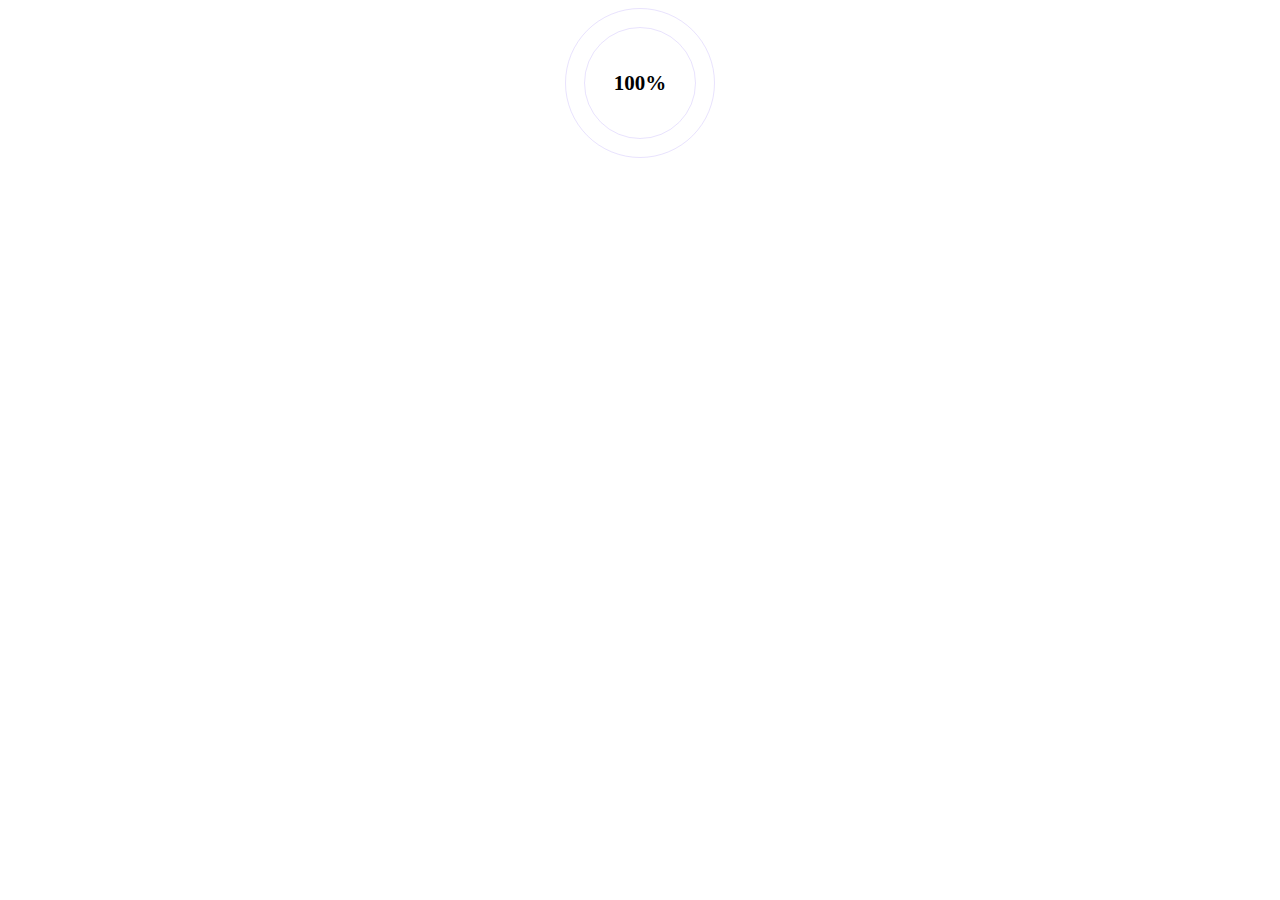
<file: Circular progress bar/index.html>
<!DOCTYPE html>
<html lang="en">
<head>
    <meta charset="UTF-8">
    <meta http-equiv="X-UA-Compatible" content="IE=edge">
    <meta name="viewport" content="width=device-width, initial-scale=1.0">
    <title>Circular progress Bar</title>
    <link rel="stylesheet" href="style.css">
</head>
<body>
    <div class="progress-bar">
        <span class="number">100%</span>
        <svg height="150" width="150" class="circle">
            <circle cx='75' cy='75' r='65' stroke="#d1c5fc" stroke-width="20" fill="none"></circle>
        </svg>
    </div>
</body>
</html>
</file>
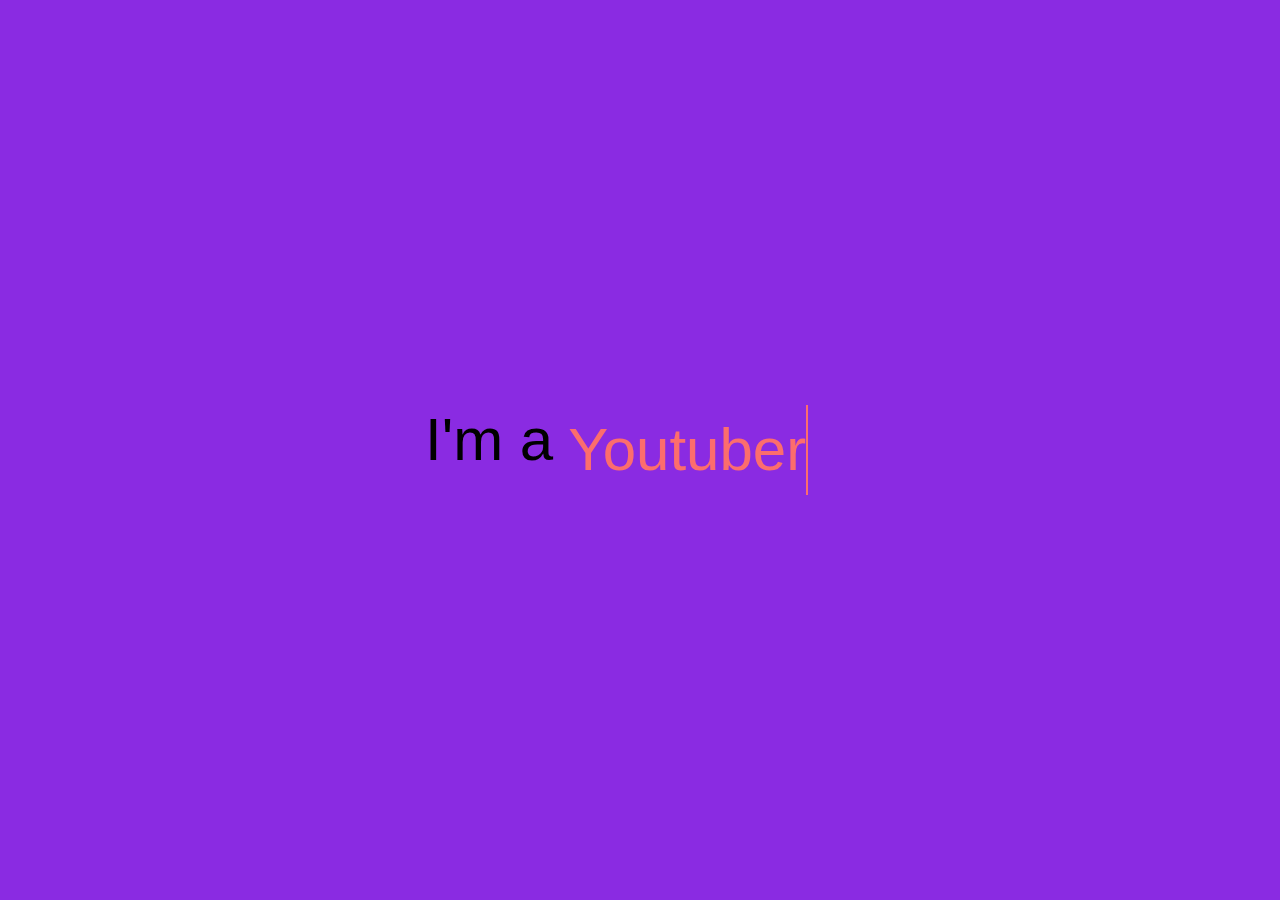
<file: Css text typing Animation/Index.html>
<!DOCTYPE html>
<html lang="en">
<head>
    <meta charset="UTF-8">
    <meta http-equiv="X-UA-Compatible" content="IE=edge">
    <meta name="viewport" content="width=device-width, initial-scale=1.0">
    <title>Typing Animation</title>
    <link rel="stylesheet" href="style.css">
</head>
<body>
    <div class="wrapper">
        <div class="static-txt">I'm a </div>
        <ul class="dynamic-txts">
            <li><span>Youtuber</span></li>
            <li><span>Designer</span></li>
            <li><span>Developer</span></li>
            <li><span>Freelancer</span></li>
        </ul>
    </div>
</body>
</html>
</file>
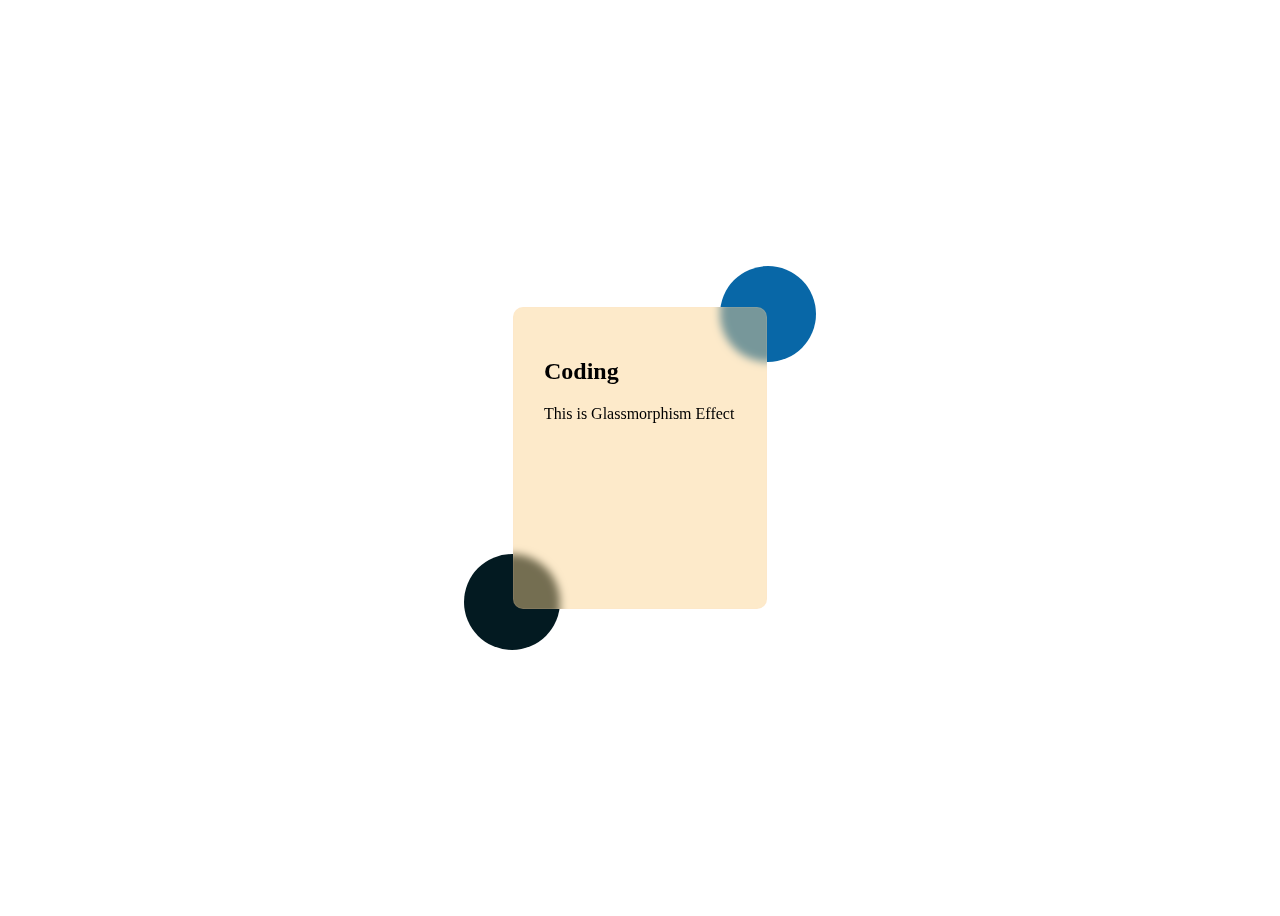
<file: Glassmorphism Effect/index.html>
<!DOCTYPE html>
<html lang="en">
<head>
    <meta charset="UTF-8">
    <meta http-equiv="X-UA-Compatible" content="IE=edge">
    <meta name="viewport" content="width=device-width, initial-scale=1.0">
    <title>Glassmorphism Effect</title>
    <link rel="stylesheet" href="Style.css">
</head>
<body>
    <div class="circle"></div>
    <div class="circle"></div>
    <div class="card">
        <h2>Coding</h2>
        <p>This is Glassmorphism Effect</p>
    </div>
</body>
</html>
</file>
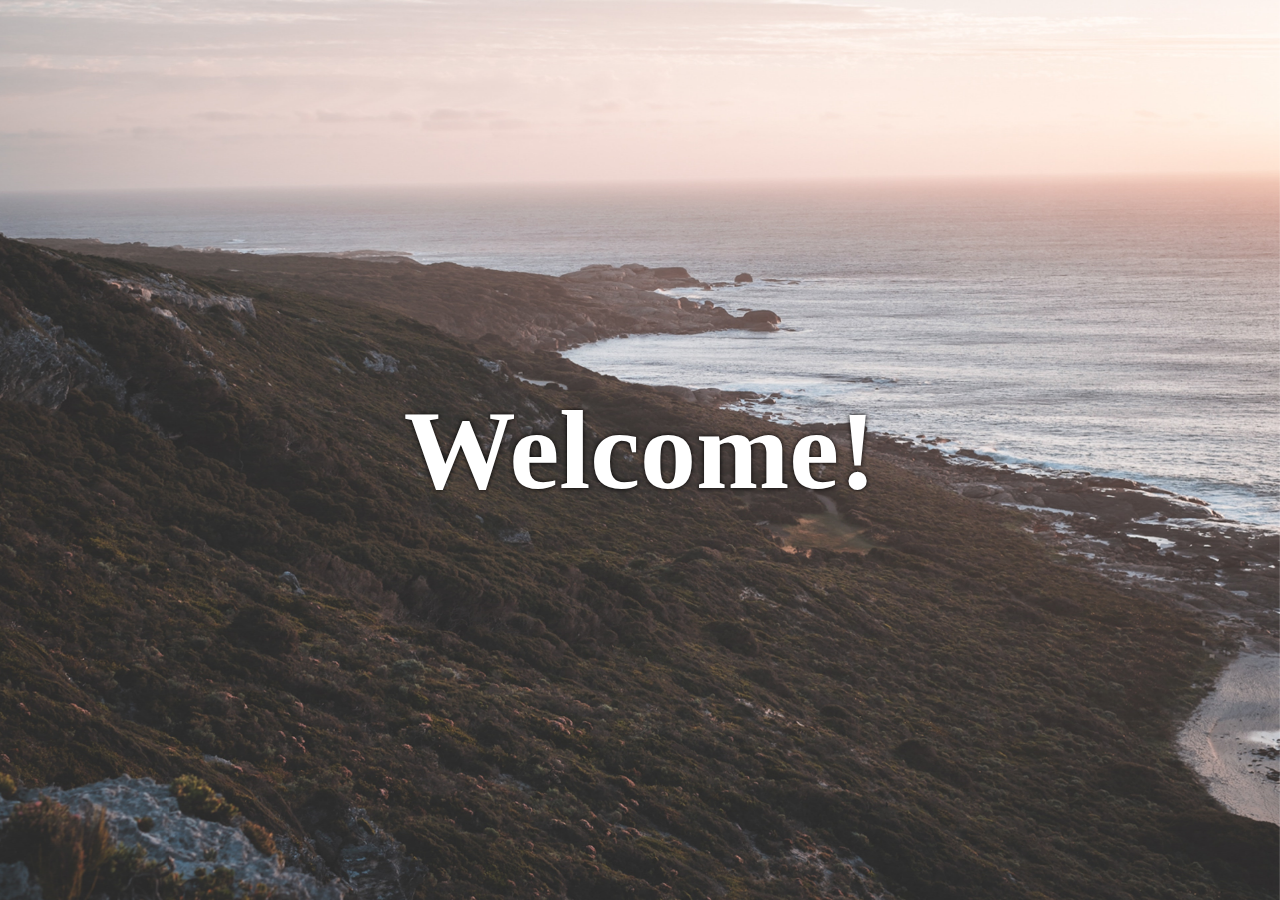
<file: Parallax css/index.html>
<!DOCTYPE html>
<html lang="en">
<head>
    <meta charset="UTF-8">
    <meta http-equiv="X-UA-Compatible" content="IE=edge">
    <meta name="viewport" content="width=device-width, initial-scale=1.0">
    <title>Document</title>
    <link rel="stylesheet" href="style.css">
</head>
<body>
    <div class="wrapper">
        <header>
            <img src="bg.jpg" class="background">
            <h1 class="title">Welcome!</h1>
        </header>
        <section>Lorem ipsum dolor sit amet consectetur adipisicing elit. Fugiat necessitatibus nulla nesciunt, voluptatibus ut delectus. Facilis delectus tempore debitis eaque mollitia facere corrupti voluptatibus atque sed omnis earum fugiat voluptas, impedit accusamus incidunt commodi magnam. Voluptatum deleniti assumenda vero corporis, iusto, aperiam accusamus error provident dignissimos, earum commodi rem fuga eum? Necessitatibus et harum odio voluptate neque eius ipsam natus laudantium aliquam odit commodi amet ducimus, numquam id minus illum dignissimos maiores incidunt laborum delectus! Fugit sunt qui provident sapiente minima! Repudiandae illo laboriosam, nihil assumenda ducimus perspiciatis beatae, rerum tenetur natus ea odit corporis sequi quisquam veritatis dolor labore. Cum magnam odit at, nobis placeat cupiditate dolorum fugiat est quibusdam amet molestiae eius, autem sapiente laborum suscipit veritatis tenetur dolor in ut velit illum laudantium quia ullam. Dolorum, ipsam! Suscipit enim repellat beatae laboriosam doloremque voluptatibus nisi! Vero unde nisi corporis molestiae nostrum perspiciatis. Dolor alias ullam nisi accusamus eligendi labore veniam dicta quos reprehenderit quam consequuntur quod modi nihil quo fugit perspiciatis in, accusantium pariatur itaque. Qui explicabo eligendi odit ipsa ad nobis quam, laborum blanditiis est ex quos laudantium, vel, aspernatur earum consequuntur quaerat unde in cumque magni at amet quisquam. Repellendus nihil maiores optio reprehenderit nobis fugit modi iste dolores tempora necessitatibus, alias, possimus odit quasi, tempore ratione provident. Dolorum labore, totam, aliquam enim sapiente commodi excepturi ex fuga natus tenetur sint? Ex fugit sit facilis veniam voluptas expedita modi cum amet, veritatis, ut nemo ratione. Sint ex quidem voluptates quisquam iure? Deleniti eligendi temporibus ducimus doloremque? Cupiditate perferendis enim eligendi quibusdam, quod vero blanditiis sint iste reprehenderit illum dignissimos rem rerum dolores itaque quam earum harum doloremque a, repellat deleniti nulla numquam obcaecati. Nulla voluptas sed nam exercitationem voluptate magni neque, eaque qui vero error enim odio? Cupiditate ut omnis nesciunt atque expedita possimus nisi quia. Distinctio unde, eius, rerum voluptatibus quos est beatae accusamus similique ducimus at quaerat quidem? Dolorem totam eos ad alias obcaecati unde impedit quae molestiae, nulla consequuntur nostrum fuga, molestias illum? Officia maiores dolores quod qui iusto placeat cum esse voluptatem. Molestias accusantium cupiditate nesciunt maxime! Placeat nostrum tempore temporibus consequatur officiis eum delectus suscipit quam maiores, odio, repellendus incidunt aut rerum! Vel vitae, provident quo similique quaerat culpa earum sed quidem voluptatibus libero incidunt architecto iusto illum nam ea ad odit soluta blanditiis quos obcaecati quibusdam veniam! Cupiditate, reiciendis nesciunt. Nesciunt dignissimos repellat odit illum! Eum iusto reiciendis sit?</section>
    </div>
</body>
</html>
</file>
<file: Circular progress bar/style.css>
body{
    display: flex;
    justify-content: center;
    
}

.progress-bar{
    
    position:relative;
    width: 150px;
    height: 150px;
    border-radius: 50%;
    outline: 1px solid rgba(209,197,252,.5);
    outline-offset: -1px;
}
.progress-bar::after,.number{
    position: absolute;
    top: 50%;
    left: 50%;
    transform: translate(-50%,-50%);
}
.progress-bar::after{
    content:"";
    width: 110px;
    height: 110px;
    border-radius: inherit;
    outline: inherit;
}

.number{
    font-size: 21px;
    font-weight: bold;
}
.circle{
    stroke-dasharray: 410;
    stroke-dashoffset: 410px;
    transform: rotate(-90deg);
    animation: bar-fill 2s linear forwards infinite;
}

@keyframes bar-fill{
    100%{stroke-dashoffset: 0;
    }
}
</file>
<file: Css text typing Animation/style.css>
*{
    margin: 0;
    padding: 0;
    box-sizing: border-box;
    font-family:'Franklin Gothic Medium', 'Arial Narrow', Arial, sans-serif;
}
body{
    display: flex;
    align-items: center;
    justify-content: center;
    min-height: 100vh;
    background-color: blueviolet;

}
.wrapper{
    display:inline-flex
}

.wrapper .static-txt{
    color: black;
    font-size: 60px;
    font-weight: 400;
}
.wrapper .dynamic-txts{
    margin-left: 15px;
    height: 90px;
    line-height: 90px;
    overflow: hidden;
}

.dynamic-txts li{
    color: #fc6d6d;
    list-style: none;
    font-size: 60px;
    font-weight: 500;
    position: relative;
    top: 0;
    animation: slide 6s steps(4) infinite;
 }
@keyframes slide{
    100%{
        top:-360px
    }
}

.dynamic-txts li span::after{
    content: "";
    position: absolute;
    height: 100%;
    width: 100%;
    border-left: 2px solid #fc6d6d;
    animation: typing 1.5s Steps(9) infinite ;

}
@keyframes typing{
    100%{
        left:100%;
        margin: 0 -35px 0 35px;
    }
}
</file>
<file: Glassmorphism Effect/Style.css>
body{
    display: flex;
    justify-content: center;
    align-items: center;
    min-height: 100vh;
}

.card{
    background: rgba(251, 210, 139, 0.459);
    backdrop-filter: blur(4px);
    border-radius: 10px;
    border: 1px solid rgba(255, 220, 198, 0.1);
    padding: 30px;
    width: 12rem;
    height: 15rem;
    position: relative;
}

.circle{
    position: absolute;
    height: 6rem;
    width: 6rem;
    border-radius: 50%;
    background: rgb(3, 26, 33);
    transform: translate(-8rem,9rem);
}
.circle:nth-child(2){
    transform: translate(8rem,-9rem);
    background: rgb(8, 103, 167);
}
</file>
<file: Parallax css/style.css>
*{
    margin: 0;
    padding: 0;
    

}

.wrapper{
    height: 100vh;
    overflow-y: auto;
    overflow-x: hidden;
    perspective: 10px;          /* main very much important */
    
}

header{
    position: relative;
    display: flex;
    justify-content: center;
    align-items: center;
    height: 100%;
    transform-style: preserve-3d;  /* main very much important */
    z-index: -1;
}

/* To get the image fit to the screen */
.background{
    position: absolute;
    height: 100%;
    width: 100%;
    object-fit: cover;
    z-index: -1;
    transform: translateZ(-10px) scale(2);  /* main (Important )*/
    

}

.title{
    font-size: 7rem;
    color: white;
    text-shadow: 0 0 5px black;
}

section{
    font-family: 'Gill Sans', 'Gill Sans MT', Calibri, 'Trebuchet MS', sans-serif;
    font-size: 2rem;
    padding: 2rem;
    background-color: #333;
    color: white;
}
</file>
